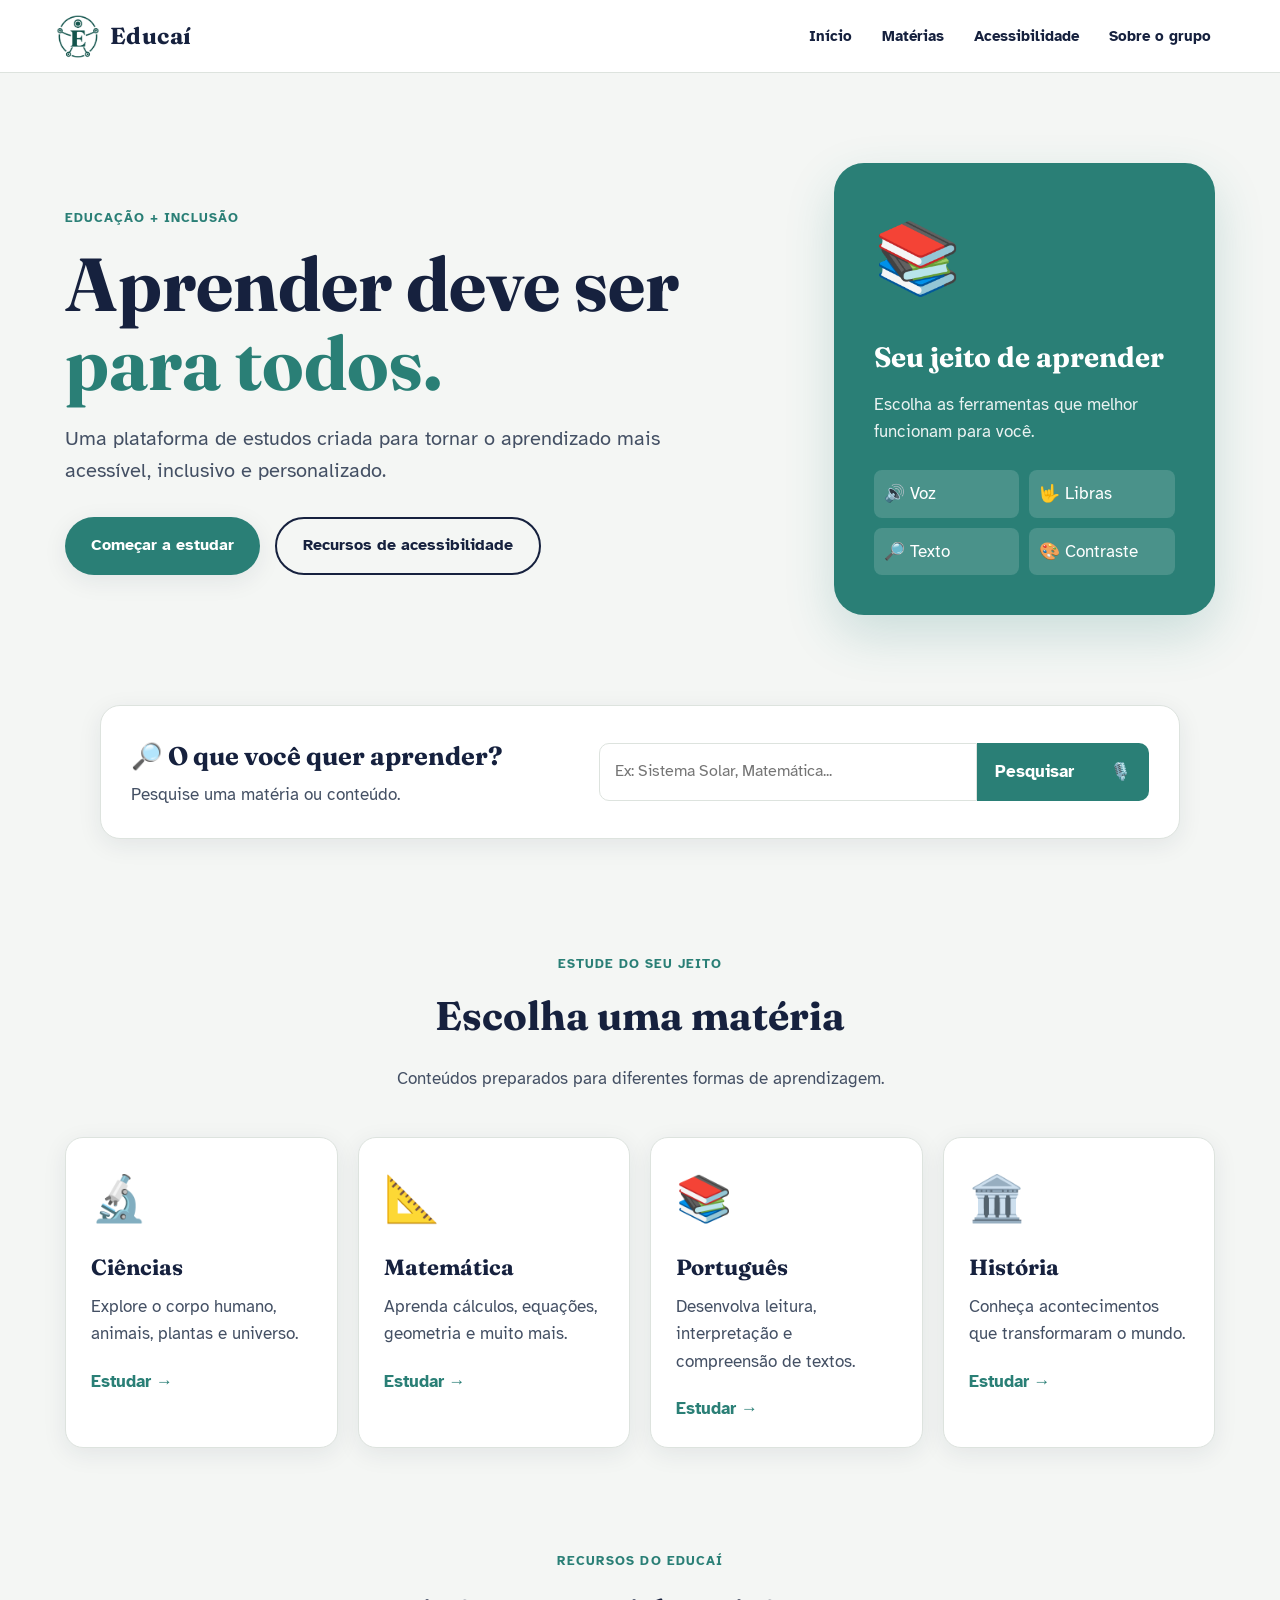
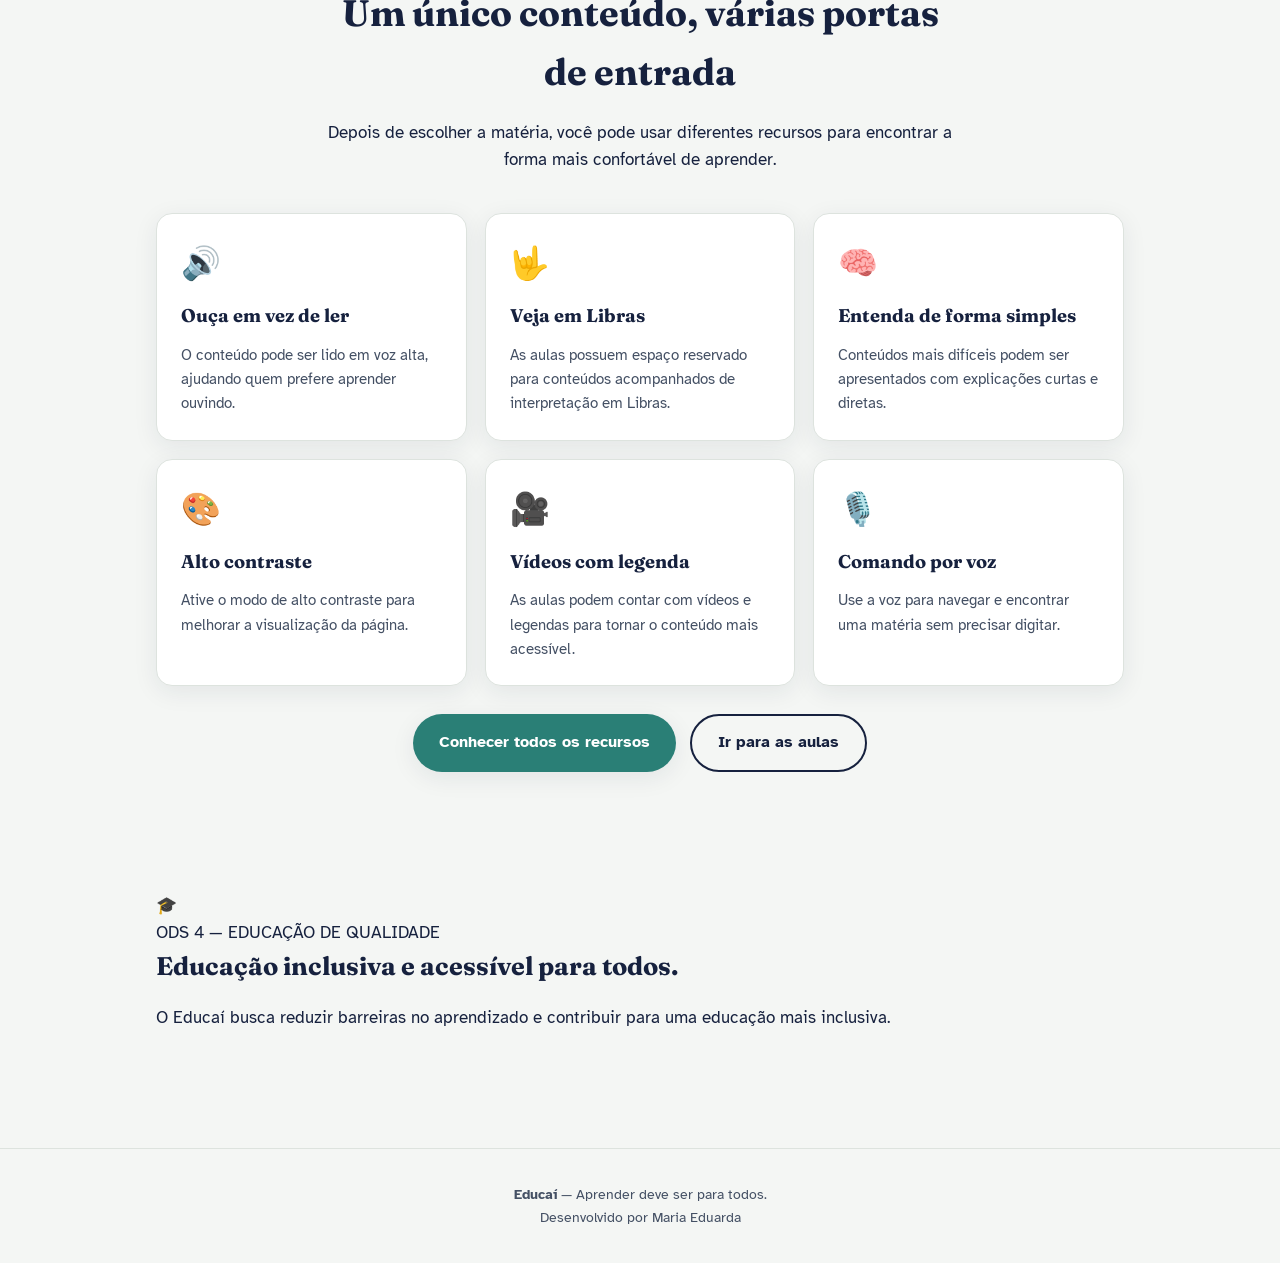
<file: index.html>
<!DOCTYPE html>
<html lang="ptbr">
<head>
    <meta charset="UTF-8">
    <meta name="viewport" content="width=device-width, initial-scale=1.0">
    <title>Educaí - Aprender deve ser para todos</title>
    <link rel="stylesheet" href="css/style.css">
</head>
<body class="inicio">
<header class="top">
  <a class="logo" href="index.html" aria-label="Educaí - Início">
    <div class="logo-mark" aria-hidden="true"><img src="img/logo/logo.png" alt=""></div>
    <span class="logo-text">Educaí</span>
  </a>
  <nav class="top-links" aria-label="Navegação principal">
    <a href="index.html" data-nav="inicio">Início</a>
    <a href="materias.html" data-nav="materias">Matérias</a>
    <a href="acessibilidade.html" data-nav="acessibilidade">Acessibilidade</a>
    <a href="sobre.html" data-nav="sobre">Sobre o grupo</a>
  </nav>
</header>

<main id="conteudo-principal">
  <section class="hero" id="inicio">
    <div class="hero-texto">
      <span class="tag">EDUCAÇÃO + INCLUSÃO</span>
      <h1>Aprender deve ser <span>para todos.</span></h1>
      <p>Uma plataforma de estudos criada para tornar o aprendizado mais acessível, inclusivo e personalizado.</p>

      <div class="botoes">
        <a href="#materias" class="btn btn-primary">Começar a estudar</a>
        <a href="acessibilidade.html" class="btn btn-ghost">Recursos de acessibilidade</a>
      </div>
    </div>

    <div class="hero-card" aria-label="Recursos de aprendizagem do Educaí">
      <div class="icone-grande">📚</div>
      <h2>Seu jeito de aprender</h2>
      <p>Escolha as ferramentas que melhor funcionam para você.</p>
      <div class="mini-recursos">
        <span>🔊 Voz</span>
        <span>🤟 Libras</span>
        <span>🔎 Texto</span>
        <span>🎨 Contraste</span>
      </div>
    </div>
  </section>

  <section class="pesquisa" aria-label="Pesquisa de conteúdos">
    <div>
      <h2>🔎 O que você quer aprender?</h2>
      <p>Pesquise uma matéria ou conteúdo.</p>
    </div>
    <form class="barra-pesquisa" id="form-pesquisa">
      <input type="text" id="pesquisa" placeholder="Ex: Sistema Solar, Matemática..." aria-label="Pesquisar conteúdo">
      <button type="submit">Pesquisar</button>
      <button type="button" class="voz" id="mic-search" aria-label="Pesquisar por voz" title="Pesquisar por voz">🎙️</button>
    </form>
  </section>

  <section class="materias" id="materias">
    <div class="titulo-secao">
      <span>ESTUDE DO SEU JEITO</span>
      <h2>Escolha uma matéria</h2>
      <p>Conteúdos preparados para diferentes formas de aprendizagem.</p>
    </div>

    <div class="cards-materias">
      <a href="materias.html#ciencias" class="materia">
        <div class="materia-icone">🔬</div>
        <h3>Ciências</h3>
        <p>Explore o corpo humano, animais, plantas e universo.</p>
        <span>Estudar →</span>
      </a>
      <a href="materias.html#matematica" class="materia">
        <div class="materia-icone">📐</div>
        <h3>Matemática</h3>
        <p>Aprenda cálculos, equações, geometria e muito mais.</p>
        <span>Estudar →</span>
      </a>
      <a href="materias.html#portugues" class="materia">
        <div class="materia-icone">📚</div>
        <h3>Português</h3>
        <p>Desenvolva leitura, interpretação e compreensão de textos.</p>
        <span>Estudar →</span>
      </a>
      <a href="materias.html#historia" class="materia">
        <div class="materia-icone">🏛️</div>
        <h3>História</h3>
        <p>Conheça acontecimentos que transformaram o mundo.</p>
        <span>Estudar →</span>
      </a>
    </div>
  </section>

  <section id="recursos-integrados">
    <div class="section-head">
      <p class="section-eyebrow">Recursos do Educaí</p>
      <h2>Um único conteúdo, várias portas de entrada</h2>
      <p>Depois de escolher a matéria, você pode usar diferentes recursos para encontrar a forma mais confortável de aprender.</p>
    </div>

    <div class="feature-grid">
      <div class="feature-card">
        <span class="emoji">🔊</span>
        <h3>Ouça em vez de ler</h3>
        <p>O conteúdo pode ser lido em voz alta, ajudando quem prefere aprender ouvindo.</p>
      </div>
      <div class="feature-card">
        <span class="emoji">🤟</span>
        <h3>Veja em Libras</h3>
        <p>As aulas possuem espaço reservado para conteúdos acompanhados de interpretação em Libras.</p>
      </div>
      <div class="feature-card">
        <span class="emoji">🧠</span>
        <h3>Entenda de forma simples</h3>
        <p>Conteúdos mais difíceis podem ser apresentados com explicações curtas e diretas.</p>
      </div>
      <div class="feature-card">
        <span class="emoji">🎨</span>
        <h3>Alto contraste</h3>
        <p>Ative o modo de alto contraste para melhorar a visualização da página.</p>
      </div>
      <div class="feature-card">
        <span class="emoji">🎥</span>
        <h3>Vídeos com legenda</h3>
        <p>As aulas podem contar com vídeos e legendas para tornar o conteúdo mais acessível.</p>
      </div>
      <div class="feature-card">
        <span class="emoji">🎙️</span>
        <h3>Comando por voz</h3>
        <p>Use a voz para navegar e encontrar uma matéria sem precisar digitar.</p>
      </div>
    </div>

    <div class="cta-row">
      <a class="btn btn-primary" href="acessibilidade.html">Conhecer todos os recursos</a>
      <a class="btn btn-ghost" href="materias.html">Ir para as aulas</a>
    </div>
  </section>

  <section class="ods" aria-label="Objetivo de Desenvolvimento Sustentável 4">
    <div class="ods-icon">🎓</div>
    <div>
      <span>ODS 4 — EDUCAÇÃO DE QUALIDADE</span>
      <h2>Educação inclusiva e acessível para todos.</h2>
      <p>O Educaí busca reduzir barreiras no aprendizado e contribuir para uma educação mais inclusiva.</p>
    </div>
  </section>
</main>

<footer>
  <strong>Educaí</strong> — Aprender deve ser para todos. <br>
  <span>Desenvolvido por Maria Eduarda</span>
</footer>
















</body>
</html>
</file>
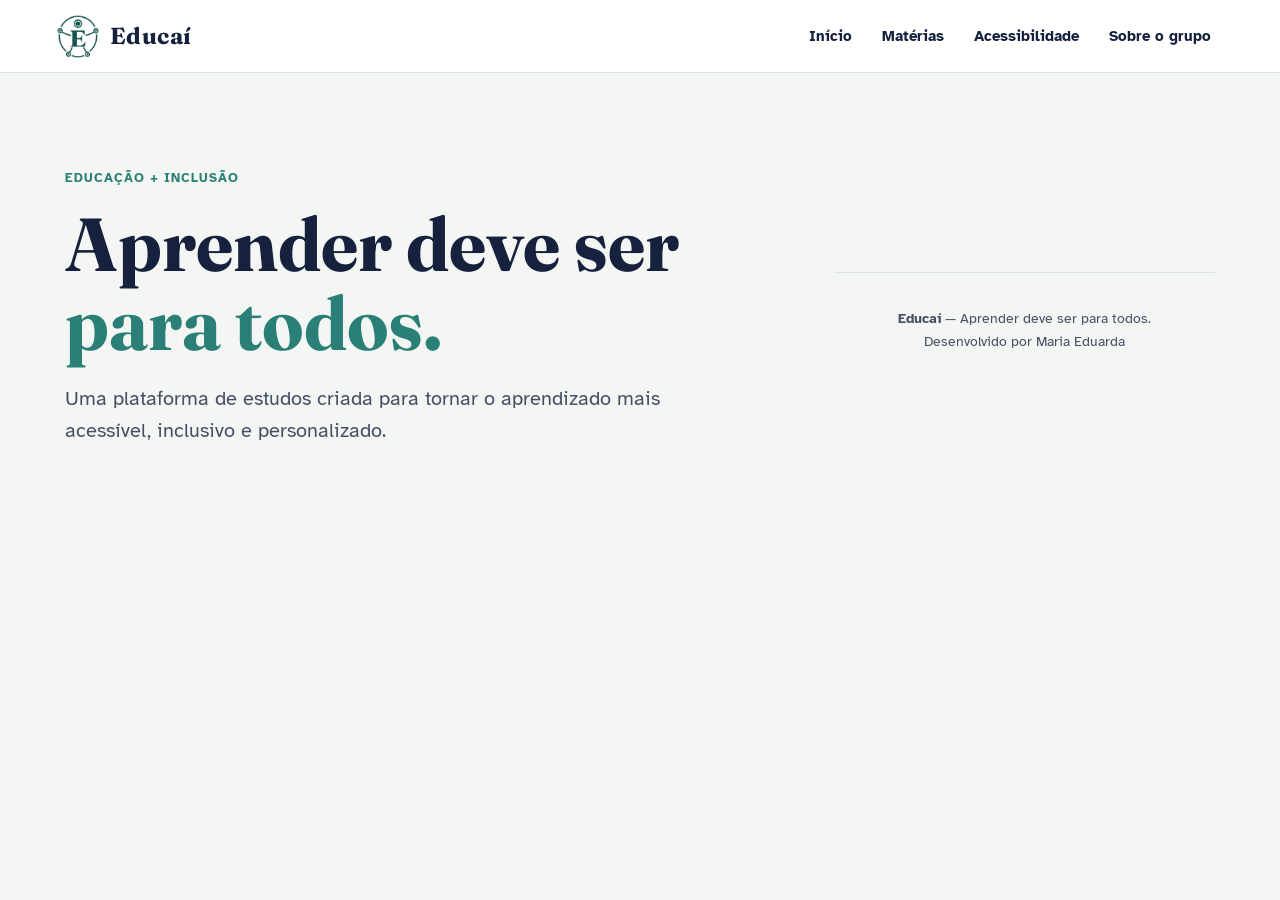
<file: materias.html>
<!DOCTYPE html>
<html lang="ptbr">
<head>
    <meta charset="UTF-8">
    <meta name="viewport" content="width=device-width, initial-scale=1.0">
    <title>Educaí - Aprender deve ser para todos</title>
    <link rel="stylesheet" href="css/style.css">
</head>
<body class="inicio">
<header class="top">
  <a class="logo" href="index.html" aria-label="Educaí - Início">
    <div class="logo-mark" aria-hidden="true"><img src="img/logo/logo.png" alt=""></div>
    <span class="logo-text">Educaí</span>
  </a>
  <nav class="top-links" aria-label="Navegação principal">
    <a href="index.html" data-nav="inicio">Início</a>
    <a href="materias.html" data-nav="materias">Matérias</a>
    <a href="acessibilidade.html" data-nav="acessibilidade">Acessibilidade</a>
    <a href="sobre.html" data-nav="sobre">Sobre o grupo</a>
  </nav>
</header>

<main id="conteudo-principal">
  <section class="hero" id="inicio">
    <div class="hero-texto">
      <span class="tag">EDUCAÇÃO + INCLUSÃO</span>
      <h1>Aprender deve ser <span>para todos.</span></h1>
      <p>Uma plataforma de estudos criada para tornar o aprendizado mais acessível, inclusivo e personalizado.</p>
    </div>

 

<footer>
  <strong>Educaí</strong> — Aprender deve ser para todos. <br>
  <span>Desenvolvido por Maria Eduarda</span>
</footer>
</body>
</html>
</file>
<file: css/style.css>
@import url('https://fonts.googleapis.com/css2?family=Fraunces:ital,wght@0,500;0,600;0,700;1,500&family=Atkinson+Hyperlegible:wght@400;700&display=swap');

:root{
  --bg:#F4F6F4;
  --surface:#FFFFFF;
  --ink:#16213E;
  --ink-soft:#445064;
  --teal:#2A7F76;
  --teal-dark:#1E5B54;
  --gold:#C98A2C;
  --line:#DDE3DE;
  --radius:16px;
  --font-scale:1;
  --shadow:0 6px 24px rgba(22,33,62,.08);
}

body.contrast{
  --bg:#000;
  --surface:#0A0A0A;
  --ink:#FFF;
  --ink-soft:#FFEB99;
  --teal:#6BE4D6;
  --teal-dark:#6BE4D6;
  --gold:#FFD166;
  --line:#FFF;
  --shadow:none;
}

*{box-sizing:border-box}
html{scroll-behavior:smooth}
body{
  margin:0;
  min-width:0;
  overflow-x:hidden;
  background:var(--bg);
  color:var(--ink);
  font-family:'Atkinson Hyperlegible',sans-serif;
  font-size:calc(17px * var(--font-scale));
  line-height:1.6;
}
img,video{max-width:100%;height:auto}
button,input{font:inherit}
h1,h2,h3{font-family:'Fraunces',serif;color:var(--ink);margin:0 0 .4em}
a{color:inherit}

.skip-link{
  position:absolute;left:-999px;top:0;background:var(--teal);color:#fff;
  padding:10px 16px;border-radius:0 0 8px 0;z-index:200
}
.skip-link:focus{left:0}

header.top{
  width:100%;
  display:flex;
  align-items:center;
  justify-content:space-between;
  gap:18px;
  padding:14px clamp(16px,5vw,56px);
  border-bottom:1px solid var(--line);
  background:var(--surface);
  position:sticky;
  top:0;
  z-index:50;
}

.logo{
  display:inline-flex;
  align-items:center;
  gap:10px;
  min-width:0;
  text-decoration:none;
  flex-shrink:0;
}
.logo-mark{
  width:44px;
  height:44px;
  display:grid;
  place-items:center;
  flex-shrink:0;
}
.logo-mark img{
  display:block;
  width:100%;
  height:100%;
  object-fit:contain;
}
.logo-text{
  font-family:'Fraunces',serif;
  font-weight:700;
  font-size:1.45rem;
  letter-spacing:.02em;
  color:var(--ink);
}

nav.top-links{
  display:flex;
  align-items:center;
  justify-content:flex-end;
  gap:4px;
  flex-wrap:wrap;
  font-weight:700;
  font-size:.95rem;
}
nav.top-links a{
  text-decoration:none;
  padding:8px 12px;
  border-radius:999px;
  border:1.5px solid transparent;
  white-space:nowrap;
}
nav.top-links a:hover,
nav.top-links a:focus-visible{border-color:var(--gold)}
nav.top-links a.active{background:var(--teal);color:#fff}

section{
  width:100%;
  max-width:1080px;
  padding:20px clamp(16px,5vw,56px) 70px;
  margin:0 auto;
}
section.narrow{max-width:820px}

.page-hero{
  padding:clamp(36px,6vw,64px) clamp(16px,5vw,56px) 34px;
  text-align:center;
  max-width:920px;
  margin:0 auto;
}
.page-hero h1{font-size:clamp(2rem,4.4vw,3.1rem);line-height:1.08}
.page-hero h1 em{font-style:normal;color:var(--teal)}
.page-hero p.lede{font-size:1.15rem;color:var(--ink-soft);max-width:640px;margin:16px auto 0}

.cta-row{
  display:flex;
  gap:14px;
  justify-content:center;
  flex-wrap:wrap;
  margin-top:28px;
}
.btn{
  font:inherit;
  font-weight:700;
  border:none;
  border-radius:999px;
  padding:14px 26px;
  cursor:pointer;
  font-size:1rem;
  text-decoration:none;
  display:inline-flex;
  align-items:center;
  justify-content:center;
  gap:8px;
  transition:transform .15s ease,box-shadow .15s ease;
}
.btn:focus-visible,button:focus-visible,a:focus-visible{
  outline:3px solid var(--gold);
  outline-offset:3px;
}
.btn-primary{background:var(--teal);color:#fff;box-shadow:var(--shadow)}
.btn-primary:hover{transform:translateY(-2px)}
.btn-ghost{background:transparent;border:2px solid var(--ink);color:var(--ink)}

.section-eyebrow{
  font-weight:700;
  color:var(--teal);
  letter-spacing:.08em;
  text-transform:uppercase;
  font-size:.8rem;
}
.section-head{text-align:center;max-width:640px;margin:0 auto 40px}
.section-head h2{font-size:clamp(1.7rem,3vw,2.3rem)}

.subjects{
  display:grid;
  grid-template-columns:repeat(auto-fit,minmax(190px,1fr));
  gap:18px;
}
.subject-card{
  background:var(--surface);
  border:1px solid var(--line);
  border-radius:var(--radius);
  padding:22px;
  text-align:left;
  cursor:pointer;
  color:var(--ink);
  box-shadow:var(--shadow);
  display:flex;
  flex-direction:column;
  gap:10px;
  text-decoration:none;
}
.subject-card:hover,.subject-card.active{border-color:var(--teal);transform:translateY(-3px)}
.subject-card .emoji{font-size:1.8rem}
.subject-card h3{font-size:1.05rem;margin:0}
.subject-card p{margin:0;font-size:.9rem;color:var(--ink-soft)}

.lesson{
  background:var(--surface);
  border:1px solid var(--line);
  border-radius:var(--radius);
  box-shadow:var(--shadow);
  overflow:hidden;
  margin-top:10px;
}
.lesson-toolbar{
  display:flex;
  flex-wrap:wrap;
  gap:8px;
  padding:16px 20px;
  background:var(--bg);
  border-bottom:1px solid var(--line);
}
.tool-btn{
  display:flex;
  align-items:center;
  gap:8px;
  font-weight:700;
  font-size:.88rem;
  background:var(--surface);
  border:1.5px solid var(--line);
  color:var(--ink);
  border-radius:999px;
  padding:9px 16px;
  cursor:pointer;
}
.tool-btn[aria-pressed="true"]{background:var(--teal);color:#fff;border-color:var(--teal)}
.tool-btn:hover{border-color:var(--teal)}
.lesson-body{
  padding:clamp(20px,4vw,36px);
  display:grid;
  gap:26px;
  grid-template-columns:1.5fr 1fr;
}
.lesson-text h3{font-size:1.5rem;margin-bottom:14px}
.lesson-text p{margin:0 0 14px}
.libras-box{
  border:2px dashed var(--teal);
  border-radius:12px;
  background:var(--bg);
  padding:22px;
  text-align:center;
  display:none;
  flex-direction:column;
  align-items:center;
  gap:10px;
}
.libras-box.show{display:flex}
.libras-box .hand{font-size:2.4rem}
video{width:100%;border-radius:12px;display:block;background:#000}
.video-wrap{position:relative}
.caption-toggle{position:absolute;bottom:10px;right:10px}

.activity{margin-top:22px;padding-top:22px;border-top:1px solid var(--line)}
.activity label{display:block;font-weight:700;margin-bottom:10px}
.activity .answer-row{display:flex;gap:10px;flex-wrap:wrap}
.activity input[type=text]{
  flex:1;
  min-width:200px;
  padding:12px 14px;
  border-radius:10px;
  border:1.5px solid var(--line);
  background:var(--surface);
  color:var(--ink);
}
.activity-feedback{margin-top:10px;font-weight:700}
.activity-feedback.ok{color:var(--teal-dark)}

.voice-search{
  display:flex;
  gap:8px;
  max-width:520px;
  margin:0 auto 8px;
  background:var(--surface);
  border:1.5px solid var(--line);
  border-radius:999px;
  padding:6px 6px 6px 18px;
}
.voice-search input{flex:1;min-width:0;border:none;background:transparent;color:var(--ink)}
.voice-search input:focus{outline:none}
.mic-btn{
  width:42px;height:42px;border-radius:50%;border:none;cursor:pointer;
  background:var(--teal);color:#fff;font-size:1.1rem;
  display:grid;place-items:center;flex-shrink:0;
}

.feature-grid{
  display:grid;
  grid-template-columns:repeat(auto-fit,minmax(260px,1fr));
  gap:18px;
}
.feature-card{
  background:var(--surface);
  border:1px solid var(--line);
  border-radius:var(--radius);
  padding:24px;
  box-shadow:var(--shadow);
  display:flex;
  flex-direction:column;
  gap:12px;
}
.feature-card .emoji{font-size:2rem}
.feature-card h3{font-size:1.15rem;margin:0}
.feature-card p{margin:0;color:var(--ink-soft);font-size:.95rem}

.team-grid{
  display:grid;
  grid-template-columns:repeat(auto-fit,minmax(200px,1fr));
  gap:16px;
}
.team-card{
  background:var(--surface);
  border:1px solid var(--line);
  border-radius:var(--radius);
  padding:20px;
  text-align:center;
  box-shadow:var(--shadow);
}
.team-avatar{
  width:64px;height:64px;border-radius:50%;margin:0 auto 12px;
  display:grid;place-items:center;
  background:linear-gradient(135deg,var(--teal),var(--gold));
  color:#fff;font-family:'Fraunces',serif;font-weight:700;font-size:1.4rem;
}
.team-card h3{font-size:1rem;margin:0 0 4px}
.team-card p{margin:0;font-size:.85rem;color:var(--ink-soft)}

.timeline{display:grid;gap:14px}
.timeline-item{display:flex;gap:14px;align-items:flex-start}
.timeline-dot{width:12px;height:12px;border-radius:50%;background:var(--teal);margin-top:6px;flex-shrink:0}
.timeline-item h4{margin:0 0 2px;font-size:1rem}
.timeline-item p{margin:0;color:var(--ink-soft);font-size:.9rem}

footer{
  margin-top:30px;
  padding:34px clamp(16px,5vw,56px);
  text-align:center;
  color:var(--ink-soft);
  font-size:.9rem;
  border-top:1px solid var(--line);
}

/* Início / Educaí */
.hero{
  max-width:1200px;
  margin:auto;
  padding:clamp(55px,8vw,90px) clamp(16px,5vw,25px);
  display:grid;
  grid-template-columns:minmax(0,1.3fr) minmax(280px,.7fr);
  gap:clamp(30px,5vw,60px);
  align-items:center;
}
.hero-texto{min-width:0}
.hero-texto .tag{
  color:var(--teal);
  font-size:13px;
  font-weight:800;
  letter-spacing:1px;
}
.hero h1{
  font-size:clamp(42px,6vw,75px);
  line-height:1.05;
  margin:15px 0;
  color:var(--ink);
}
.hero h1 span{color:var(--teal)}
.hero-texto>p{
  font-size:clamp(18px,2vw,20px);
  color:var(--ink-soft);
  max-width:650px;
}
.hero .botoes{display:flex;gap:15px;margin-top:30px;flex-wrap:wrap}
.hero-card{
  min-width:0;
  background:var(--teal);
  color:#fff;
  padding:clamp(28px,4vw,40px);
  border-radius:30px;
  box-shadow:0 20px 50px rgba(42,127,118,.20);
}
.hero-card .icone-grande{font-size:clamp(52px,6vw,70px);margin-bottom:20px}
.hero-card h2{font-size:clamp(24px,3vw,28px);color:#fff}
.hero-card p{margin:10px 0 25px;opacity:.9}
.mini-recursos{display:grid;grid-template-columns:1fr 1fr;gap:10px}
.mini-recursos span{background:rgba(255,255,255,.15);padding:10px;border-radius:8px}

.pesquisa{
  width:min(1150px,calc(100% - 32px));
  margin:0 auto 10px;
  background:var(--surface);
  padding:clamp(22px,4vw,30px);
  border-radius:20px;
  display:flex;
  justify-content:space-between;
  align-items:center;
  gap:30px;
  border:1px solid var(--line);
  box-shadow:var(--shadow);
}
.pesquisa h2{color:var(--ink);margin:0 0 4px}
.pesquisa p{color:var(--ink-soft);margin:0}
.barra-pesquisa{
  display:flex;
  flex:1;
  min-width:0;
  max-width:550px;
}
.barra-pesquisa input{
  min-width:0;
  flex:1;
  border:1px solid var(--line);
  padding:15px;
  font-size:16px;
  border-radius:10px 0 0 10px;
  outline:none;
  background:var(--surface);
  color:var(--ink);
}
.barra-pesquisa button{
  border:none;
  background:var(--teal);
  color:#fff;
  padding:0 18px;
  cursor:pointer;
  font-weight:bold;
}
.barra-pesquisa button[type=submit]{border-radius:0}
.barra-pesquisa .voz{border-radius:0 10px 10px 0}

.materias{
  max-width:1200px;
  margin:auto;
  padding:clamp(65px,9vw,100px) clamp(16px,5vw,25px) 70px;
}
.titulo-secao{text-align:center;margin-bottom:45px}
.titulo-secao span{color:var(--teal);font-size:13px;font-weight:800;letter-spacing:1px}
.titulo-secao h2{font-size:clamp(32px,4vw,40px);color:var(--ink);margin:8px 0}
.titulo-secao p{color:var(--ink-soft)}
.cards-materias{
  display:grid;
  grid-template-columns:repeat(4,minmax(0,1fr));
  gap:20px;
}
.materia{
  min-width:0;
  background:var(--surface);
  border:1px solid var(--line);
  border-radius:18px;
  padding:25px;
  transition:transform .3s,border-color .3s;
  text-decoration:none;
  color:var(--ink);
  box-shadow:var(--shadow);
}
.materia:hover{transform:translateY(-7px);border-color:var(--teal)}
.materia-icone{font-size:45px;margin-bottom:15px}
.materia h3{font-size:22px;margin:0}
.materia p{color:var(--ink-soft);margin:8px 0 20px}
.materia span{color:var(--teal);font-weight:bold}

.ods{margin-top:30px!important}

/* Tablet */
@media (max-width:900px){
  header.top{align-items:center}
  .hero{grid-template-columns:1fr;max-width:760px}
  .hero-card{max-width:620px;width:100%;margin:auto}
  .cards-materias{grid-template-columns:repeat(2,minmax(0,1fr))}
  .pesquisa{flex-direction:column;align-items:stretch}
  .barra-pesquisa{max-width:none;width:100%}
}

/* Celular */
@media (max-width:650px){
  header.top{
    padding:10px 14px;
    flex-direction:column;
    gap:8px;
  }
  .logo{justify-content:center}
  .logo-mark{width:40px;height:40px}
  .logo-text{font-size:1.3rem}
  nav.top-links{
    width:100%;
    justify-content:center;
    gap:3px;
    overflow-x:auto;
    flex-wrap:nowrap;
    padding-bottom:2px;
    scrollbar-width:none;
  }
  nav.top-links::-webkit-scrollbar{display:none}
  nav.top-links a{
    padding:7px 9px;
    font-size:.82rem;
    flex-shrink:0;
  }

  .hero{
    padding:48px 16px 55px;
    gap:32px;
  }
  .hero h1{font-size:clamp(38px,12vw,50px)}
  .hero .botoes{flex-direction:column}
  .hero .btn{width:100%}
  .hero-card{padding:26px 22px;border-radius:22px}
  .mini-recursos{grid-template-columns:1fr 1fr}

  .pesquisa{
    width:calc(100% - 24px);
    padding:20px 16px;
    border-radius:16px;
  }
  .pesquisa h2{font-size:1.35rem}
  .barra-pesquisa{
    display:grid;
    grid-template-columns:minmax(0,1fr) auto;
    gap:8px;
  }
  .barra-pesquisa input{
    grid-column:1/-1;
    width:100%;
    border-radius:10px;
  }
  .barra-pesquisa button{
    min-height:46px;
    border-radius:10px!important;
  }
  .barra-pesquisa button[type=submit]{grid-column:1}
  .barra-pesquisa .voz{grid-column:2;width:52px;padding:0}

  .materias{padding-top:60px}
  .cards-materias{grid-template-columns:1fr;gap:14px}
  .materia{padding:22px}
  .titulo-secao{margin-bottom:30px}

  .feature-grid,.team-grid{grid-template-columns:1fr}
  .lesson-body{grid-template-columns:1fr}
  .lesson-toolbar{padding:12px}
  .tool-btn{font-size:.82rem;padding:8px 12px}
  .cta-row{flex-direction:column;align-items:stretch}
  .cta-row .btn{width:100%}
  footer{padding:28px 16px}
}

/* Telas muito pequenas */
@media (max-width:380px){
  .logo-text{font-size:1.2rem}
  nav.top-links a{font-size:.77rem;padding:6px 7px}
  .hero h1{font-size:36px}
  .mini-recursos{grid-template-columns:1fr}
}
</file>
